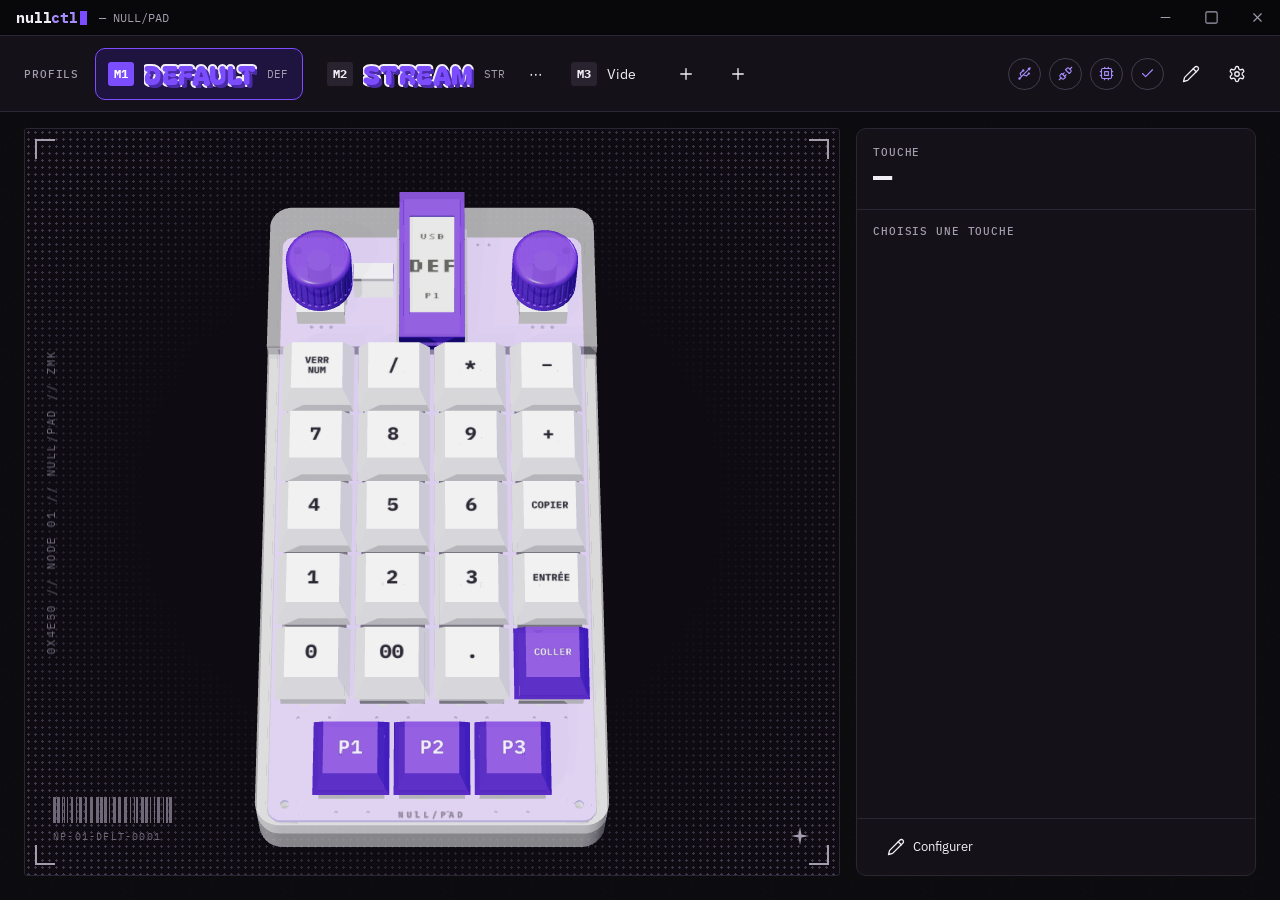
<file: ui/web/index.html>
<!doctype html>
<html lang="fr"><head><meta charset="utf-8">
<meta name="viewport" content="width=device-width,initial-scale=1">
<title>NULL/CONTROL</title>
<link rel="stylesheet" href="css/tokens.css">
<link rel="stylesheet" href="css/bundle.css">
<link rel="stylesheet" href="css/app.css">
<script src="vendor/lucide.min.js"></script>
<script src="js/bundle.js"></script>
</head><body>
<div class="nc-app" id="app">
  <div id="shell" style="display:contents"></div>
  <main class="nc-main" id="main">
    <section class="nc-stage" id="stage"></section>
    <aside class="nc-panel" id="panel"></aside>
  </main>
</div>
<script type="module" src="js/app.js"></script>
</body></html>
</file>
<file: ui/web/css/tokens.css>
/* Genere a la main depuis ui/design/tokens.json */
:root {
  --bg-000: #08070a;
  --bg-100: #0e0c12;
  --surface-100: #141119;
  --surface-200: #1d1924;
  --surface-300: #28232f;
  --line-100: #2b2633;
  --line-200: #433c4e;
  --ink: #f1eff5;
  --ink-muted: #a49dae;
  --ink-faint: #6f6879;
  --violet-300: #c4b2ff;
  --violet-400: #a88cff;
  --violet-500: #7b4dff;
  --violet-700: #4a2aa6;
  --violet-900: #1f1340;
  --on-violet: #ffffff;
  --win-face: #c4c1ca;
  --win-ink: #121016;
  --tape: rgba(226, 220, 205, 0.55);
  --lcd: #b8bbb3;
  --lcd-ink: #1b1c19;
  --space-1: 4px;
  --space-2: 8px;
  --space-3: 12px;
  --space-4: 16px;
  --space-6: 24px;
  --radius-sm: 3px;
  --radius-md: 6px;
  --radius-lg: 10px;
  --font-sans: "IBM Plex Sans", "Segoe UI", system-ui, sans-serif;
  --font-mono: "IBM Plex Mono", Consolas, monospace;
  --font-sticker: "Bagel Fat One", "IBM Plex Sans", sans-serif;
  --font-lcd: Silkscreen, "IBM Plex Mono", monospace;
  --font-win: Tahoma, "MS Sans Serif", "IBM Plex Sans", sans-serif;
}
.ui-title { font-family: var(--font-sans); font-size: 20px; line-height: 26px; font-weight: 600; }
.ui-body { font-family: var(--font-sans); font-size: 14px; line-height: 20px; font-weight: 400; }
.ui-strong { font-family: var(--font-sans); font-size: 14px; line-height: 20px; font-weight: 600; }
.ui-small { font-family: var(--font-sans); font-size: 12px; line-height: 16px; font-weight: 400; }
.mono-label { font-family: var(--font-mono); font-size: 11px; line-height: 14px; font-weight: 500; letter-spacing: 0.08em; }
.mono-key { font-family: var(--font-mono); font-size: 32px; line-height: 34px; font-weight: 700; }
.wordmark { font-family: var(--font-mono); font-size: 15px; line-height: 18px; font-weight: 700; }
.profile-sticker { font-family: var(--font-sticker); font-size: 26px; line-height: 28px; font-weight: 400; letter-spacing: 0.02em; }
.profile-hero { font-family: var(--font-sticker); font-size: 72px; line-height: 72px; font-weight: 400; }
.lcd-tag { font-family: var(--font-lcd); font-size: 22px; line-height: 22px; font-weight: 700; }
</file>
<file: ui/web/css/bundle.css>
/* Polices locales (remplace l'@import Google Fonts de l'artefact). */
@font-face { font-family: "IBM Plex Sans"; font-weight: 400; font-display: swap; src: url("../fonts/ibm-plex-sans-latin-400-normal.woff2") format("woff2"); }
@font-face { font-family: "IBM Plex Sans"; font-weight: 500; font-display: swap; src: url("../fonts/ibm-plex-sans-latin-500-normal.woff2") format("woff2"); }
@font-face { font-family: "IBM Plex Sans"; font-weight: 600; font-display: swap; src: url("../fonts/ibm-plex-sans-latin-600-normal.woff2") format("woff2"); }
@font-face { font-family: "IBM Plex Mono"; font-weight: 400; font-display: swap; src: url("../fonts/ibm-plex-mono-latin-400-normal.woff2") format("woff2"); }
@font-face { font-family: "IBM Plex Mono"; font-weight: 500; font-display: swap; src: url("../fonts/ibm-plex-mono-latin-500-normal.woff2") format("woff2"); }
@font-face { font-family: "IBM Plex Mono"; font-weight: 700; font-display: swap; src: url("../fonts/ibm-plex-mono-latin-700-normal.woff2") format("woff2"); }
@font-face { font-family: "Bagel Fat One"; font-weight: 400; font-display: swap; src: url("../fonts/bagel-fat-one-latin-400-normal.woff2") format("woff2"); }
@font-face { font-family: "Silkscreen"; font-weight: 400; font-display: swap; src: url("../fonts/silkscreen-latin-400-normal.woff2") format("woff2"); }
@font-face { font-family: "Silkscreen"; font-weight: 700; font-display: swap; src: url("../fonts/silkscreen-latin-700-normal.woff2") format("woff2"); }

/* ── Fenêtre ─────────────────────────────────────────────── */
.nc-app {
  position: relative; width: 1440px; height: 900px; overflow: hidden;
  display: grid; grid-template-rows: 36px 76px 1fr;
  background-color: var(--bg-000); color: var(--ink);
  font-family: var(--font-sans); font-size: 14px; line-height: 20px;
}
/* Grain : la seule texture de fond. */
.nc-app::before {
  content: ""; position: absolute; inset: 0; pointer-events: none; opacity: .5; mix-blend-mode: screen;
  background-image: url("data:image/svg+xml,%3Csvg xmlns='http://www.w3.org/2000/svg' width='160' height='160'%3E%3Cfilter id='n'%3E%3CfeTurbulence type='fractalNoise' baseFrequency='.9' numOctaves='2' stitchTiles='stitch'/%3E%3CfeColorMatrix values='0 0 0 0 .5 0 0 0 0 .48 0 0 0 0 .55 0 0 0 .09 0'/%3E%3C/filter%3E%3Crect width='160' height='160' filter='url(%23n)'/%3E%3C/svg%3E");
}
.nc-app > * { position: relative; }
.nc-app button { font: inherit; color: inherit; background: none; border: 0; cursor: pointer; }
.nc-mono { font-family: var(--font-mono); }
.nc-label { font-family: var(--font-mono); font-size: 11px; line-height: 14px; font-weight: 500; letter-spacing: .08em; text-transform: uppercase; color: var(--ink-muted); }
.nc-app svg.lucide { width: 18px; height: 18px; stroke-width: 1.75; flex: none; }

/* Barre de titre */
.nc-titlebar { display: flex; align-items: center; gap: 12px; padding: 0 0 0 16px; border-bottom: 1px solid var(--line-100); background: var(--bg-000); }
.nc-wordmark { font-family: var(--font-mono); font-weight: 700; font-size: 15px; letter-spacing: -.01em; }
.nc-wordmark b { color: var(--violet-400); font-weight: 700; }
.nc-wordmark i { display: inline-block; width: 7px; height: 14px; margin-left: 2px; background: var(--violet-500); vertical-align: -2px; }
.nc-titlebar .nc-sub { font-family: var(--font-mono); font-size: 12px; color: var(--ink-muted); }
.nc-winctl { margin-left: auto; display: flex; height: 100%; }
.nc-winctl span { width: 46px; display: grid; place-items: center; color: var(--ink-muted); }
.nc-winctl svg.lucide { width: 15px; height: 15px; }

/* Barre des profils */
.nc-topbar { display: flex; align-items: center; gap: 12px; padding: 0 24px; border-bottom: 1px solid var(--line-100); background: var(--surface-100); }
.nc-topbar > .nc-label { margin-right: 4px; }
.nc-slot {
  height: 52px; flex: 0 1 auto; min-width: 150px; padding: 0 14px 0 12px; display: flex; align-items: center; gap: 10px;
  border-radius: var(--radius-lg); border: 1px dashed var(--line-200); color: var(--ink-muted);
}
.nc-slot:hover { background: var(--surface-200); }
.nc-slot.is-active { border: 1px solid var(--violet-500); background: var(--violet-900); color: var(--ink); }
.nc-slot .nc-m { font-family: var(--font-mono); font-weight: 700; font-size: 12px; padding: 2px 6px; border-radius: var(--radius-sm); background: var(--surface-300); color: var(--ink); }
.nc-slot.is-active .nc-m { background: var(--violet-500); color: var(--on-violet); }
.nc-slot .nc-tag { font-family: var(--font-mono); font-size: 11px; color: var(--ink-muted); margin-left: auto; }
.nc-sticker {
  font-family: var(--font-sticker); font-size: 26px; line-height: 28px; letter-spacing: .02em; text-transform: uppercase;
  color: var(--violet-500); -webkit-text-stroke: 4px var(--ink); paint-order: stroke fill;
  text-shadow: 3px 3px 0 var(--violet-700);
  min-width: 0; overflow: hidden; text-overflow: ellipsis; white-space: nowrap;
}
.nc-newprofile { white-space: nowrap; flex-shrink: 0; display: flex; align-items: center; gap: 6px; height: 36px; padding: 0 12px; border-radius: var(--radius-md); color: var(--ink-muted); }
.nc-newprofile:hover { background: var(--surface-200); color: var(--ink); }
.nc-status { flex-shrink: 0; margin-left: auto; display: flex; align-items: center; gap: 8px; }
.nc-pill { white-space: nowrap; flex-shrink: 0; display: flex; align-items: center; gap: 6px; height: 30px; padding: 0 12px; border: 1px solid var(--line-200); border-radius: 999px; font-size: 13px; }
.nc-pill svg.lucide { width: 15px; height: 15px; color: var(--violet-400); }
.nc-pill .nc-dim { color: var(--ink-muted); }
.nc-btn { white-space: nowrap; display: inline-flex; align-items: center; gap: 8px; height: 36px; padding: 0 14px; border-radius: var(--radius-md); border: 1px solid var(--line-200); font-weight: 500; }
.nc-btn:hover { background: var(--surface-200); }
.nc-btn.is-primary { background: var(--violet-500); border-color: var(--violet-500); color: var(--on-violet); }

/* ── Zone de travail : scène + panneau ───────────────────── */
.nc-main { display: grid; grid-template-columns: 1fr 400px; gap: 16px; padding: 16px 24px 24px; min-height: 0; }

/* La scène : cadre « terminal » noir mat, coins en équerre, trame en fondu. */
.nc-stage { position: relative; border: 1px solid var(--line-100); border-radius: var(--radius-sm); background: var(--bg-100); overflow: hidden; }
.nc-stage::before { /* trame de points, visible seulement près des bords */
  content: ""; position: absolute; inset: 0; pointer-events: none;
  background-image: radial-gradient(var(--line-200) 1.1px, transparent 1.3px); background-size: 7px 7px;
  -webkit-mask-image: radial-gradient(ellipse 62% 60% at 50% 50%, transparent 55%, #000 100%);
          mask-image: radial-gradient(ellipse 62% 60% at 50% 50%, transparent 55%, #000 100%);
}
.nc-corner { position: absolute; width: 18px; height: 18px; border: 0 solid var(--ink-muted); }
.nc-corner.tl { top: 10px; left: 10px; border-top-width: 2px; border-left-width: 2px; }
.nc-corner.tr { top: 10px; right: 10px; border-top-width: 2px; border-right-width: 2px; }
.nc-corner.bl { bottom: 10px; left: 10px; border-bottom-width: 2px; border-left-width: 2px; }
.nc-corner.br { bottom: 10px; right: 10px; border-bottom-width: 2px; border-right-width: 2px; }
.nc-reg { position: absolute; font-family: var(--font-mono); font-size: 10.5px; letter-spacing: .14em; color: var(--ink-faint); text-transform: uppercase; white-space: nowrap; }
.nc-reg.vert { left: 22px; top: 50%; transform: translate(-50%, -50%) rotate(-90deg); transform-origin: center; left: 26px; }
.nc-barcode { position: absolute; left: 28px; bottom: 28px; display: grid; gap: 4px; }
.nc-barcode svg { display: block; }
.nc-barcode span { font-family: var(--font-mono); font-size: 10px; letter-spacing: .12em; color: var(--ink-faint); }
.nc-star { position: absolute; width: 18px; height: 18px; color: var(--ink-muted); }

/* Le pad : scène three.js du vrai modèle, posée dans la scène ; l'ancre suit la touche sélectionnée pour le fil. */
.nc-canvas { position: absolute; inset: 0; display: block; }
.nc-anchor { position: absolute; pointer-events: none; outline: none !important; }
.nc-callout { position: absolute; display: flex; align-items: center; gap: 8px; white-space: nowrap; cursor: pointer; }
.nc-callout .ln { width: 36px; height: 1px; background: var(--line-200); }
.nc-callout .tx { display: grid; line-height: 16px; }
.nc-callout .tx b { font-weight: 600; font-size: 13px; }
.nc-callout .tx span { font-size: 12px; color: var(--ink-muted); }
.nc-callout.left { flex-direction: row-reverse; text-align: right; }
.nc-callout:hover .ln, .nc-callout.is-sel .ln { background: var(--violet-400); }
.nc-wire { position: absolute; inset: 0; pointer-events: none; overflow: visible; z-index: 5; }

/* Fenêtres Win98 du décor (jamais là où l'on règle) */
.nc-w98 { position: absolute; width: 250px; background: var(--win-face); color: var(--win-ink); font-family: var(--font-win); font-size: 11px; line-height: 14px;
  box-shadow: inset -1px -1px 0 #3d3a42, inset 1px 1px 0 #fff, inset -2px -2px 0 #8b8892, 2px 3px 0 rgba(0,0,0,.45); padding: 3px; }
.nc-w98 .bar { display: flex; align-items: center; gap: 6px; height: 18px; padding: 0 3px 0 5px; color: #fff; font-weight: 700;
  background: linear-gradient(90deg, var(--violet-700), var(--violet-500)); }
.nc-w98 .bar i { margin-left: auto; width: 14px; height: 12px; background: var(--win-face); box-shadow: inset -1px -1px 0 #3d3a42, inset 1px 1px 0 #fff; color: var(--win-ink); font: 700 9px/12px var(--font-win); text-align: center; font-style: normal; }
.nc-w98 .body { padding: 10px 8px 8px; display: grid; gap: 8px; }
.nc-w98 .prog { height: 14px; box-shadow: inset 1px 1px 0 #8b8892, inset -1px -1px 0 #fff; padding: 2px; display: flex; gap: 2px; }
.nc-w98 .prog b { width: 8px; background: var(--violet-700); }
.nc-w98 .ok { justify-self: center; min-width: 64px; padding: 3px 8px; text-align: center; box-shadow: inset -1px -1px 0 #3d3a42, inset 1px 1px 0 #fff, inset -2px -2px 0 #8b8892; }
.nc-tape { position: absolute; width: 74px; height: 22px; background: var(--tape);
  clip-path: polygon(0 8%, 6% 0, 12% 10%, 20% 2%, 30% 6%, 42% 0, 55% 8%, 66% 1%, 78% 7%, 90% 0, 100% 6%, 97% 50%, 100% 94%, 92% 100%, 80% 92%, 68% 100%, 55% 93%, 42% 100%, 30% 94%, 18% 100%, 8% 92%, 0 98%, 3% 50%); }

/* ── Panneau de réglage (toujours à droite) ──────────────── */
.nc-panel { background: var(--surface-100); border: 1px solid var(--line-100); border-radius: var(--radius-lg); display: flex; flex-direction: column; min-height: 0; overflow: hidden; }
.nc-panel-head { display: flex; align-items: center; gap: 14px; padding: 16px; border-bottom: 1px solid var(--line-100); }
.nc-keyname { font-family: var(--font-mono); font-size: 32px; line-height: 34px; font-weight: 700; }
.nc-minimap { margin-left: auto; display: grid; grid-template-columns: repeat(4, 9px); gap: 2px; }
.nc-minimap i { width: 9px; height: 9px; border-radius: 2px; background: var(--surface-300); }
.nc-minimap i.v { background: var(--line-200); }
.nc-minimap i.sel { background: var(--violet-400); }
.nc-minimap .mrow { grid-column: 1 / -1; display: flex; gap: 2px; justify-content: center; margin-top: 3px; }
.nc-tabs { display: flex; gap: 2px; margin: 14px 16px 0; padding: 3px; background: var(--bg-000); border-radius: var(--radius-md); }
.nc-tabs button { flex: 1; height: 30px; border-radius: 4px; font-size: 13px; color: var(--ink-muted); }
.nc-tabs button.is-on { background: var(--surface-300); color: var(--ink); font-weight: 500; }
.nc-section { padding: 14px 16px 0; display: grid; gap: 8px; }
.nc-current { display: flex; align-items: center; gap: 12px; padding: 12px; border: 1px solid var(--violet-500); background: var(--violet-900); border-radius: var(--radius-md); }
.nc-current .ic { width: 36px; height: 36px; border-radius: var(--radius-md); display: grid; place-items: center; background: var(--violet-500); color: var(--on-violet); }
.nc-current .tx { display: grid; line-height: 18px; }
.nc-current .tx b { font-weight: 600; }
.nc-current .tx span { font-size: 12px; color: var(--violet-300); }
.nc-current .nc-btn { margin-left: auto; height: 30px; font-size: 13px; padding: 0 10px; }
.nc-actions { display: grid; gap: 2px; overflow: auto; padding: 0 8px 12px; min-height: 0; }
.nc-action { display: flex; align-items: center; gap: 12px; padding: 5px 8px; border-radius: var(--radius-md); text-align: left; }
.nc-action:hover { background: var(--surface-200); }
.nc-action .ic { width: 32px; height: 32px; border-radius: var(--radius-md); display: grid; place-items: center; background: var(--surface-200); color: var(--violet-400); }
.nc-action:hover .ic { background: var(--surface-300); }
.nc-action .tx { display: grid; line-height: 17px; }
.nc-action .tx b { font-weight: 500; }
.nc-action .tx span { font-size: 12px; color: var(--ink-muted); }

/* Champs du panneau */
.nc-field { display: grid; gap: 6px; }
.nc-field > .nc-label { color: var(--ink-muted); }
.nc-file { display: flex; align-items: center; gap: 10px; padding: 10px 12px; border: 1px solid var(--line-200); border-radius: var(--radius-md); background: var(--surface-200); }
.nc-file .tx { display: grid; line-height: 17px; min-width: 0; }
.nc-file .tx b { font-weight: 600; }
.nc-file .tx span { font-size: 12px; color: var(--ink-muted); }
.nc-play { margin-left: auto; width: 34px; height: 34px; border-radius: 999px; display: grid; place-items: center; background: var(--violet-500); color: var(--on-violet); }
.nc-wave { display: flex; align-items: center; gap: 2px; height: 34px; }
.nc-wave i { flex: 1; background: var(--line-200); border-radius: 1px; }
.nc-wave i.p { background: var(--violet-400); }
.nc-slider { display: flex; align-items: center; gap: 12px; }
.nc-slider .track { position: relative; flex: 1; height: 6px; border-radius: 3px; background: var(--surface-300); }
.nc-slider .fill { position: absolute; left: 0; top: 0; bottom: 0; border-radius: 3px; background: var(--violet-500); }
.nc-slider .knob { position: absolute; top: 50%; width: 16px; height: 16px; margin: -8px 0 0 -8px; border-radius: 999px; background: var(--ink); box-shadow: 0 0 0 3px var(--violet-500); }
.nc-slider output { font-family: var(--font-mono); font-size: 13px; width: 44px; text-align: right; }
.nc-check { display: flex; align-items: center; gap: 10px; padding: 8px 10px; border: 1px solid var(--line-200); border-radius: var(--radius-md); }
.nc-check .box { width: 18px; height: 18px; border-radius: 4px; display: grid; place-items: center; border: 1.5px solid var(--line-200); }
.nc-check.is-on .box { background: var(--violet-500); border-color: var(--violet-500); color: var(--on-violet); }
.nc-check .box svg.lucide { width: 13px; height: 13px; stroke-width: 3; }
.nc-check .tx { display: grid; line-height: 17px; }
.nc-check .tx span { font-size: 12px; color: var(--ink-muted); }
.nc-seg { display: flex; gap: 2px; padding: 3px; background: var(--bg-000); border-radius: var(--radius-md); }
.nc-seg button { flex: 1; height: 30px; border-radius: 4px; font-size: 13px; color: var(--ink-muted); }
.nc-seg button.is-on { background: var(--surface-300); color: var(--ink); font-weight: 500; }
.nc-note { display: flex; gap: 10px; padding: 10px 12px; border-radius: var(--radius-md); background: var(--bg-000); font-size: 12px; line-height: 17px; color: var(--ink-muted); }
.nc-note svg.lucide { color: var(--violet-400); width: 16px; height: 16px; margin-top: 1px; }
.nc-note b { color: var(--ink); font-weight: 500; }
.nc-panel-foot { margin-top: auto; display: flex; align-items: center; gap: 8px; padding: 12px 16px; border-top: 1px solid var(--line-100); }
.nc-panel-foot .nc-btn { height: 32px; font-size: 13px; }

/* ── Glitch : seulement sur un événement, < 0,4 s ─────────── */
.nc-glitch { animation: nc-jit .36s steps(6) 1; }
.nc-glitch::after { content: ""; position: absolute; inset: 0; pointer-events: none; z-index: 50;
  background: repeating-linear-gradient(0deg, rgba(168,140,255,.10) 0 1px, transparent 1px 3px); animation: nc-scan .36s steps(4) 1; }
@keyframes nc-jit {
  0% { filter: url(#nc-rgb); transform: translate(0); }
  20% { transform: translate(-3px, 1px); clip-path: inset(10% 0 62% 0); }
  35% { transform: translate(4px, 0); clip-path: inset(48% 0 20% 0); }
  50% { transform: translate(-2px, 0); clip-path: none; }
  80% { filter: url(#nc-rgb); }
  100% { filter: none; transform: none; clip-path: none; }
}
@keyframes nc-scan { from { opacity: 1; } to { opacity: 0; } }
@media (prefers-reduced-motion: reduce) { .nc-glitch, .nc-glitch::after { animation: none; } }
.nc-toast { position: absolute; left: 50%; bottom: 28px; transform: translateX(-50%); z-index: 60; display: flex; align-items: center; gap: 10px;
  padding: 10px 16px; border-radius: var(--radius-md); background: var(--surface-200); border: 1px solid var(--violet-500); font-size: 13px; }
.nc-toast svg.lucide { color: var(--violet-400); }
.nc-canvas { z-index: 1; }
.nc-w98, .nc-tape, .nc-callout, .nc-reg, .nc-barcode, .nc-star { z-index: 2; }
</file>
<file: ui/web/css/app.css>
/* Ecarts avec l'artefact : la fenetre remplit l'ecran au lieu de 1440x900 fixes. */
html, body { margin: 0; background: var(--bg-000); overflow: hidden; }
.nc-app { width: 100vw; height: 100vh; }
.nc-titlebar { user-select: none; }
.nc-winctl span:hover { background: var(--surface-200); color: var(--ink); }
.nc-winctl span:last-child:hover { background: #c42b3a; color: var(--on-violet); }

/* Mode configuration (Task 9) : seulement des tokens et composants existants, aucun effet. */
.nc-stage.is-config { border-color: var(--violet-500); }
.nc-configbar { position: absolute; top: 12px; left: 50%; transform: translateX(-50%); z-index: 3; padding: 4px 10px;
  background: var(--violet-900); color: var(--ink); border: 1px solid var(--violet-500); border-radius: var(--radius-sm); white-space: nowrap; }
.nc-configbar[hidden] { display: none; }
.nc-panel-body { flex: 1; min-height: 0; overflow: auto; padding-bottom: 14px; display: grid; align-content: start; }
.nc-input { width: 100%; box-sizing: border-box; min-width: 0; padding: 8px 10px; border: 1px solid var(--line-200); border-radius: var(--radius-md);
  background: var(--surface-200); color: var(--ink); font: inherit; font-size: 13px; }
textarea.nc-input { resize: vertical; }
.nc-input:focus-visible, .nc-check:focus-visible { outline: 1px solid var(--violet-500); outline-offset: 0; }
.nc-row { display: flex; align-items: center; gap: 8px; }
.nc-steps { display: grid; gap: 8px; }
.nc-step { display: grid; gap: 8px; padding: 10px; border: 1px solid var(--line-100); border-radius: var(--radius-md); background: var(--bg-100); }
.nc-btn.nc-btn-sm { height: 28px; padding: 0 6px; }
.nc-check { cursor: pointer; }
.nc-slider .track input { position: absolute; inset: -6px 0; width: 100%; margin: 0; opacity: 0; cursor: pointer; }
.nc-file { min-width: 0; }
.nc-file .tx span { overflow: hidden; text-overflow: ellipsis; white-space: nowrap; }
.nc-modal { position: absolute; inset: 0; z-index: 70; display: grid; place-items: center; background: rgba(8, 7, 10, .6); }
.nc-modal .nc-panel { width: 400px; }

/* Fix largeur (Task 9) : rien ne force la grille au-dela de la fenetre ; panneau fixe a 400 px. */
.nc-app { grid-template-columns: minmax(0, 1fr); }
.nc-topbar { min-width: 0; }
.nc-main { grid-template-columns: minmax(0, 1fr) 400px; }
.nc-panel, .nc-section, .nc-field, .nc-current .tx { min-width: 0; }
.nc-current .tx span { overflow: hidden; text-overflow: ellipsis; white-space: nowrap; }
.nc-seg { flex-wrap: wrap; }
.nc-seg button { flex: 1 0 auto; padding: 0 8px; }
.nc-row .nc-input { flex: 1; }
/* Sous 1680 px : pastilles, « Nouveau profil », « Configurer » et « Réglages » en icone seule (infobulle). */
@media (max-width: 1679px) {
  .nc-topbar .lbl { display: none; }
  .nc-topbar .nc-pill, .nc-newprofile { padding: 0 8px; gap: 0; }
  .nc-topbar .nc-btn:has(.lbl) { padding: 0 10px; gap: 0; }
}

/* Profils (Task 10) : tokens et composants existants uniquement. */
.nc-newprofile:disabled { opacity: .45; cursor: not-allowed; }
.nc-slotmore { flex-shrink: 0; width: 24px; height: 36px; margin-left: -8px; border-radius: var(--radius-sm); color: var(--ink-muted); font: 700 16px/1 var(--font-mono); }
.nc-slotmore:hover { background: var(--surface-200); color: var(--ink); }
.nc-menu { position: fixed; z-index: 80; display: grid; gap: 2px; padding: 4px; background: var(--surface-100); border: 1px solid var(--line-200); border-radius: var(--radius-md); }
.nc-rename { position: absolute; top: 12px; left: 12px; z-index: 3; display: flex; align-items: flex-end; gap: 10px; padding: 8px 10px;
  background: var(--surface-100); border: 1px solid var(--line-200); border-radius: var(--radius-md); }
.nc-rename[hidden] { display: none; }
.nc-rename label { display: grid; gap: 4px; }
.nc-rename [data-name] { width: 170px; }
.nc-rename [data-tag] { width: 64px; font-family: var(--font-mono); text-transform: uppercase; }
.nc-rename [aria-invalid] { border-color: #c42b3a; }
@media (max-width: 1500px) { .nc-rename #nc-tag-hint { display: none; } }
.nc-rename { flex-wrap: wrap; max-width: 420px; }
.nc-rename label:has([data-desc]) { flex: 1 0 100%; }
.nc-rename [data-desc] { width: 100%; box-sizing: border-box; }
.is-config .nc-profwin { top: 150px; }
.is-config .nc-profwin-tape { top: 138px; }
/* Fenetre Win98 du profil affiche, sur l'accueil (decor : aucun clic). */
.nc-profwin { left: 44px; top: 112px; width: 250px; transform: rotate(-2deg); z-index: 2; pointer-events: none; }
.nc-profwin b { font-size: 14px; line-height: 18px; overflow-wrap: anywhere; }
.nc-profwin p { margin: 0; overflow-wrap: anywhere; }
.nc-profwin-tape { left: 206px; top: 100px; transform: rotate(9deg); z-index: 3; pointer-events: none; }
.nc-profwin[hidden] + .nc-profwin-tape { display: none; }
@media (max-width: 1350px) { .nc-profwin, .nc-profwin-tape { display: none; } }

/* Creation d'un profil : l'ecran couvre la scene et le panneau (adapte de design/components/CreationProfil). */
.nc-main { position: relative; }
.cp-overlay { position: absolute; inset: 0; z-index: 60; display: grid; grid-template-columns: minmax(0, 1fr) minmax(440px, 520px); background: var(--bg-000); }
.cp-left { position: relative; overflow: hidden; border-right: 1px solid var(--line-100); }
.cp-left::before { content: ""; position: absolute; inset: -40%; transform: rotate(-24deg); pointer-events: none;
  background: repeating-linear-gradient(90deg, transparent 0 46px, var(--violet-900) 46px 58px, transparent 58px 74px, var(--violet-700) 74px 78px, transparent 78px 150px);
  -webkit-mask-image: linear-gradient(90deg, transparent 22%, #000 48%, #000 60%, transparent 85%); mask-image: linear-gradient(90deg, transparent 22%, #000 48%, #000 60%, transparent 85%); }
.cp-ghost { position: absolute; right: -18px; bottom: -64px; font: 700 360px/1 var(--font-mono); color: transparent; -webkit-text-stroke: 2px var(--line-200); letter-spacing: -.06em; pointer-events: none; }
.cp-right { padding: 32px 40px 24px; display: flex; flex-direction: column; gap: 22px; overflow: auto; background: var(--bg-100); }
.cp-name { width: 100%; box-sizing: border-box; background: transparent; border: 0; border-bottom: 2px solid var(--line-200); outline: none; padding: 6px 0 12px;
  font: 400 56px/64px var(--font-sticker); text-transform: uppercase; letter-spacing: .02em;
  color: var(--violet-500); -webkit-text-stroke: 6px var(--ink); paint-order: stroke fill; text-shadow: 5px 5px 0 var(--violet-700); caret-color: var(--violet-400); }
.cp-name:focus { border-bottom-color: var(--violet-400); }
.cp-help { font-size: 13px; color: var(--ink-muted); }
.cp-row { display: flex; gap: 32px; align-items: flex-start; flex-wrap: wrap; }
.cp-tag { display: flex; gap: 10px; }
.cp-letter { display: grid; justify-items: center; gap: 4px; }
.cp-letter button { width: 56px; height: 24px; border-radius: var(--radius-sm); color: var(--ink-muted); display: grid; place-items: center; }
.cp-letter button:hover { background: var(--surface-200); color: var(--ink); }
.cp-letter output { width: 56px; height: 64px; display: grid; place-items: center; border: 1px solid var(--line-200); border-radius: var(--radius-sm); background: var(--surface-100); font: 700 40px/1 var(--font-mono); }
.cp-opts { display: grid; grid-template-columns: repeat(2, 1fr); gap: 10px; }
.cp-opt { display: grid; gap: 4px; padding: 12px 14px; text-align: left; border: 1px solid var(--line-200); border-radius: var(--radius-md); background: var(--surface-100); min-width: 0; }
.cp-opt b { font-weight: 600; display: flex; align-items: center; gap: 8px; min-width: 0; }
.cp-opt span { font-size: 12px; color: var(--ink-muted); }
.cp-opt b span { font-size: inherit; color: inherit; overflow: hidden; text-overflow: ellipsis; white-space: nowrap; }
.cp-opt.is-on { border-color: var(--violet-500); background: var(--violet-900); }
.cp-opt.is-on svg.lucide { color: var(--violet-400); }
.cp-slots { display: flex; gap: 8px; }
.cp-slots .nc-slot { min-width: 0; height: 44px; }
.cp-slots .nc-slot[disabled] { cursor: default; }
.cp-go { margin-top: auto; display: flex; align-items: center; gap: 12px; }
.cp-go .nc-btn.is-primary { height: 52px; padding: 0 24px; font-size: 16px; font-weight: 600; }
.cp-go .nc-btn:disabled { opacity: .45; cursor: not-allowed; }
.cp-go kbd { font: 500 11px/1 var(--font-mono); padding: 3px 5px; border: 1px solid currentColor; border-radius: 3px; opacity: .8; }

/* Reglages (Task 11) : remplace scene et panneau ; onglets verticaux, memes composants. */
.nc-settings { grid-column: 1 / -1; grid-row: 1; }
.nc-set-body { flex: 1; min-height: 0; display: grid; grid-template-columns: 180px minmax(0, 1fr); gap: 16px; padding: 0 16px; }
.nc-settings .nc-tabs { flex-direction: column; margin: 14px 0; align-self: start; }
.nc-settings .nc-tabs button { flex: none; text-align: left; padding: 0 10px; }
.nc-set-pane { overflow: auto; padding-bottom: 14px; max-width: 640px; }
.nc-settings .nc-panel-head { justify-content: space-between; }
.nc-settings .nc-panel-foot { justify-content: flex-end; }
.nc-ellipsis { flex: 1; min-width: 0; overflow: hidden; text-overflow: ellipsis; white-space: nowrap; }

/* Effets coupes : tout reste visible et utilisable, sans decor ni animation. */
.no-fx::before, .no-fx .nc-stage::before, .no-fx .cp-left::before,
.no-fx .nc-w98, .no-fx .nc-tape, .no-fx .nc-reg, .no-fx .nc-barcode, .no-fx .nc-star, .no-fx .cp-ghost { display: none !important; }
.no-fx .nc-glitch, .no-fx .nc-glitch::after { animation: none !important; filter: none !important; }
.no-fx .nc-glitch::after { display: none; }

/* Mise a jour : nc-toast persistant, au-dessus des toasts ordinaires. */
.nc-toast.nc-update { bottom: 84px; align-items: flex-start; width: min(560px, calc(100% - 32px)); }
.nc-update .tx { display: grid; gap: 6px; flex: 1; min-width: 0; }
.nc-update .notes, .nc-update .msg { font-size: 12px; color: var(--ink-muted); white-space: pre-line; max-height: 96px; overflow: auto; }
.nc-update .msg:empty, .nc-update .notes:empty { display: none; }
.nc-update .nc-slider output { width: auto; min-width: 44px; white-space: nowrap; }
</file>
